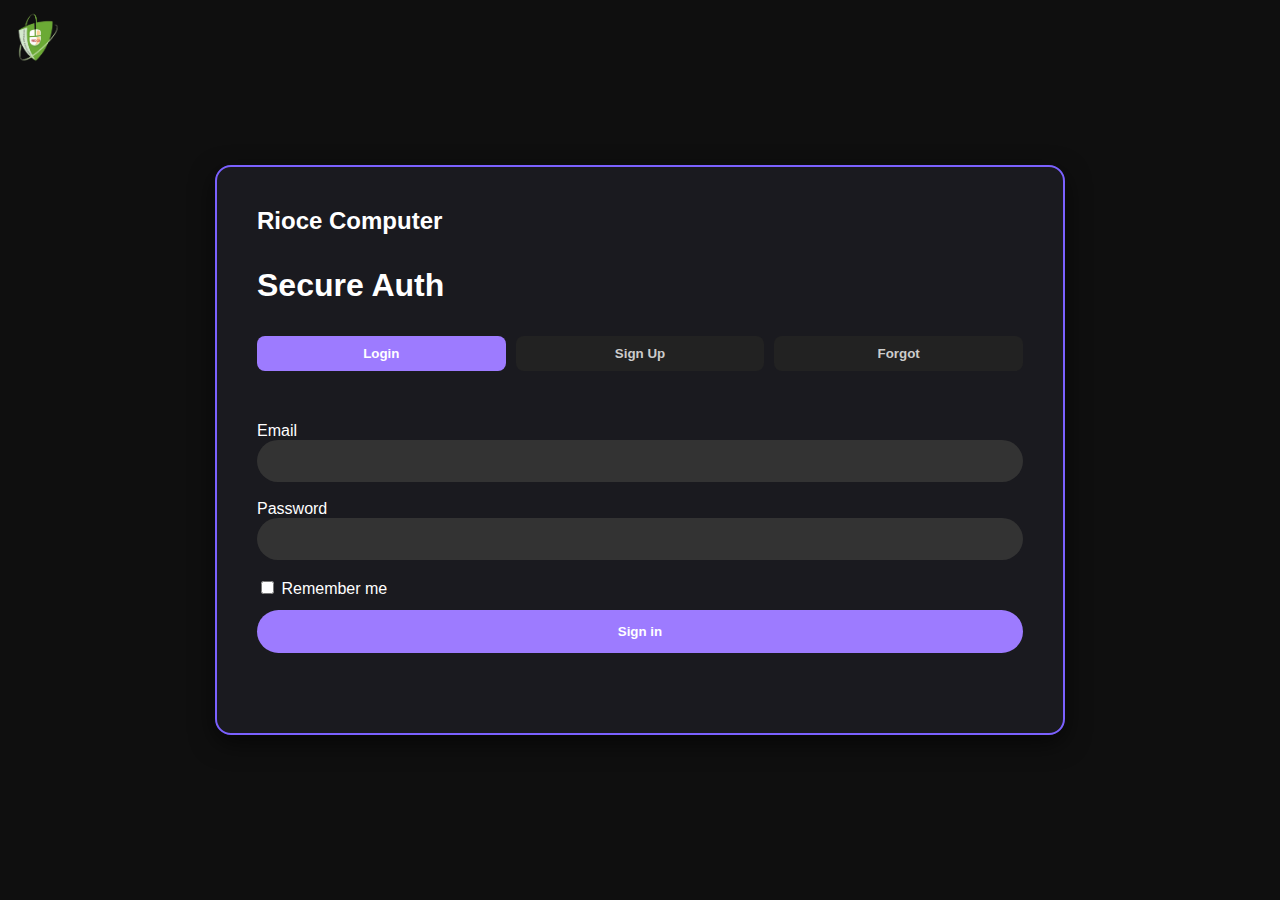
<file: index.html>
<!doctype html>
<html lang="en">
<head>
  <meta charset="utf-8" />
  <meta name="viewport" content="width=device-width,initial-scale=1" />
  <script src="https://accounts.google.com/gsi/client" async defer></script>
  <script src="script.js"></script>
  <link rel="stylesheet" href="login-style.css">
  <title>Rioce Computer studies • Secure</title>
  <style>
    
	</style>
</head>
<body>
  	<img src="Rioce-image.png" alt="Rioce Logo" class="logo"/>
    <main class="wrap">
    <section class="card">
      <h2>Rioce Computer</h2>
      <h1>Secure Auth</h1>
      <!-- Tabs -->
      <div class="tabs">
        <button id="tab-login" class="tab active">Login</button>
        <button id="tab-signup" class="tab">Sign Up</button>
        <button id="tab-forgot" class="tab">Forgot</button>
      </div>

      <!-- Panels -->
      <div id="panel-login" class="panel active">
        <label class="field">
          <span>Email</span>
          <input id="login-email" type="email" required />
          <small id="login-email-err" class="error"></small>
        </label>
        <label class="field">
          <span>Password</span>
          <input id="login-pass" type="password" required />
          <small id="login-pass-err" class="error"></small>
        </label>
        <label><input id="login-remember" type="checkbox" /> Remember me</label>
        <button id="login-submit" class="btn">Sign in</button>
      </div>

      <div id="panel-signup" class="panel">
        <label class="field">
          <span>Full name</span>
          <input id="signup-name" type="text" required />
          <small id="signup-name-err" class="error"></small>
        </label>
        <label class="field">
          <span>Email</span>
          <input id="signup-email" type="email" required />
          <small id="signup-email-err" class="error"></small>
        </label>
        <label class="field">
          <span>Password</span>
          <input id="signup-pass" type="password" required />
          <small id="signup-pass-err" class="error"></small>
        </label>
        <label class="field">
          <span>Confirm Password</span>
          <input id="signup-confirm" type="password" required />
          <small id="signup-confirm-err" class="error"></small>
        </label>
        <label><input id="signup-terms" type="checkbox" /> Accept Terms</label>
        <small id="signup-terms-err" class="error"></small>
        <button id="signup-submit" class="btn">Create Account</button>
      </div>

      <div id="panel-forgot" class="panel">
        <label class="field">
          <span>Email</span>
          <input id="forgot-email" type="email" required />
          <small id="forgot-email-err" class="error"></small>
        </label>
        <button id="forgot-submit" class="btn">Send reset link</button>
      </div>

      <!-- Google -->
      <div id="g_id_onload"
       data-client_id="365187084872-ue28gbnv1fam5n9g0g5ausg9ct12c5fo.apps.googleusercontent.com"
       data-callback="handleCredentialResponse"></div>
      <div class="g_id_signin" data-type="standard"></div>

    </section>
  </main>
  

  <div id="toast"></div>
<script>
  // --- Toast Helper (only one function) ---
  function toast(msg){ 
    const t=document.getElementById('toast'); 
    t.textContent=msg; 
    t.className='toast'; 
    setTimeout(()=>t.textContent='',3000); 
  }

  // --- Google Login Handler ---
  function handleCredentialResponse(res) {
    fetch('/verify-token', {
      method: 'POST',
      headers: { 'Content-Type': 'application/json' },
      body: JSON.stringify({ id_token: res.credential })
    })
    .then(r => r.json())
    .then(d => {
      if (d && d.email) {
        let users = JSON.parse(localStorage.getItem("users")||"[]");
        let existing = users.find(u=>u.email===d.email);
        if (!existing) {
          let user = { name: d.name || "Google User", email: d.email, pass: "google_oauth" };
          users.push(user);
          localStorage.setItem("users", JSON.stringify(users));
        }
        localStorage.setItem("currentUser", JSON.stringify(d));
        toast("Google login success! Redirecting...");
        setTimeout(()=>window.location="dashboard-User.html",1000);
      } else {
        toast("Google login failed!");
      }
    });
  }

document.addEventListener('DOMContentLoaded', () => {
  const tabs = {
    login: document.getElementById('tab-login'),
    signup: document.getElementById('tab-signup'),
    forgot: document.getElementById('tab-forgot')
  };
  const panels = {
    login: document.getElementById('panel-login'),
    signup: document.getElementById('panel-signup'),
    forgot: document.getElementById('panel-forgot')
  };

  function switchTo(name){
    Object.values(tabs).forEach(b=>b.classList.remove('active'));
    Object.values(panels).forEach(p=>p.classList.remove('active'));
    tabs[name].classList.add('active');
    panels[name].classList.add('active');
  }
  tabs.login.onclick=()=>switchTo('login');
  tabs.signup.onclick=()=>switchTo('signup');
  tabs.forgot.onclick=()=>switchTo('forgot');

  // Storage helpers
  function saveUser(user){
    let users = JSON.parse(localStorage.getItem("users")||"[]");
    users.push(user);
    localStorage.setItem("users", JSON.stringify(users));
  }
  function findUser(email){
    let users = JSON.parse(localStorage.getItem("users")||"[]");
    return users.find(u=>u.email===email);
  }

  // --- User Signup ---
  document.getElementById('signup-submit').onclick=()=>{
    let name=document.getElementById('signup-name').value.trim();
    let email=document.getElementById('signup-email').value.trim();
    let pass=document.getElementById('signup-pass').value;
    let confirm=document.getElementById('signup-confirm').value;
    let terms=document.getElementById('signup-terms').checked;
    if(name.length<2) return toast("Enter full name");
    if(pass!==confirm) return toast("Passwords do not match");
    if(!terms) return toast("Accept terms first");

    let finalEmail=email;
    while(findUser(finalEmail)) {
      let rand=Math.floor(Math.random()*1000);
      finalEmail=email.replace("@","+"+rand+"@");
    }

    saveUser({name,email:finalEmail,pass});
    toast("Account created with email: "+finalEmail);
    switchTo('login');
  };

  // --- User Login ---
  document.getElementById('login-submit').onclick=()=>{
    let email=document.getElementById('login-email').value.trim();
    let pass=document.getElementById('login-pass').value;
    let remember=document.getElementById('login-remember').checked;
    let user=findUser(email);
    if(!user) return toast("User not found");
    if(user.pass!==pass) return toast("Wrong password");
    toast("Login successful!");
    if(remember) localStorage.setItem("currentUser", JSON.stringify(user));
    setTimeout(()=>window.location="dashboard-User.html",1000);
  };

  // --- Forgot ---
  document.getElementById('forgot-submit').onclick=()=>{
    let email=document.getElementById('forgot-email').value.trim();
    let user=findUser(email);
    if(!user) return toast("Email not registered");
    toast("Reset link sent (mock)");
  };

  // --- Auto-login ---
  let saved=localStorage.getItem("currentUser");
  if(saved){
    let u=JSON.parse(saved);
    toast("Welcome back, "+(u.name||"User"));
    setTimeout(()=>window.location="dashboard-User.html",1000);
  }
});
</script>
</body>
</html>
</file>
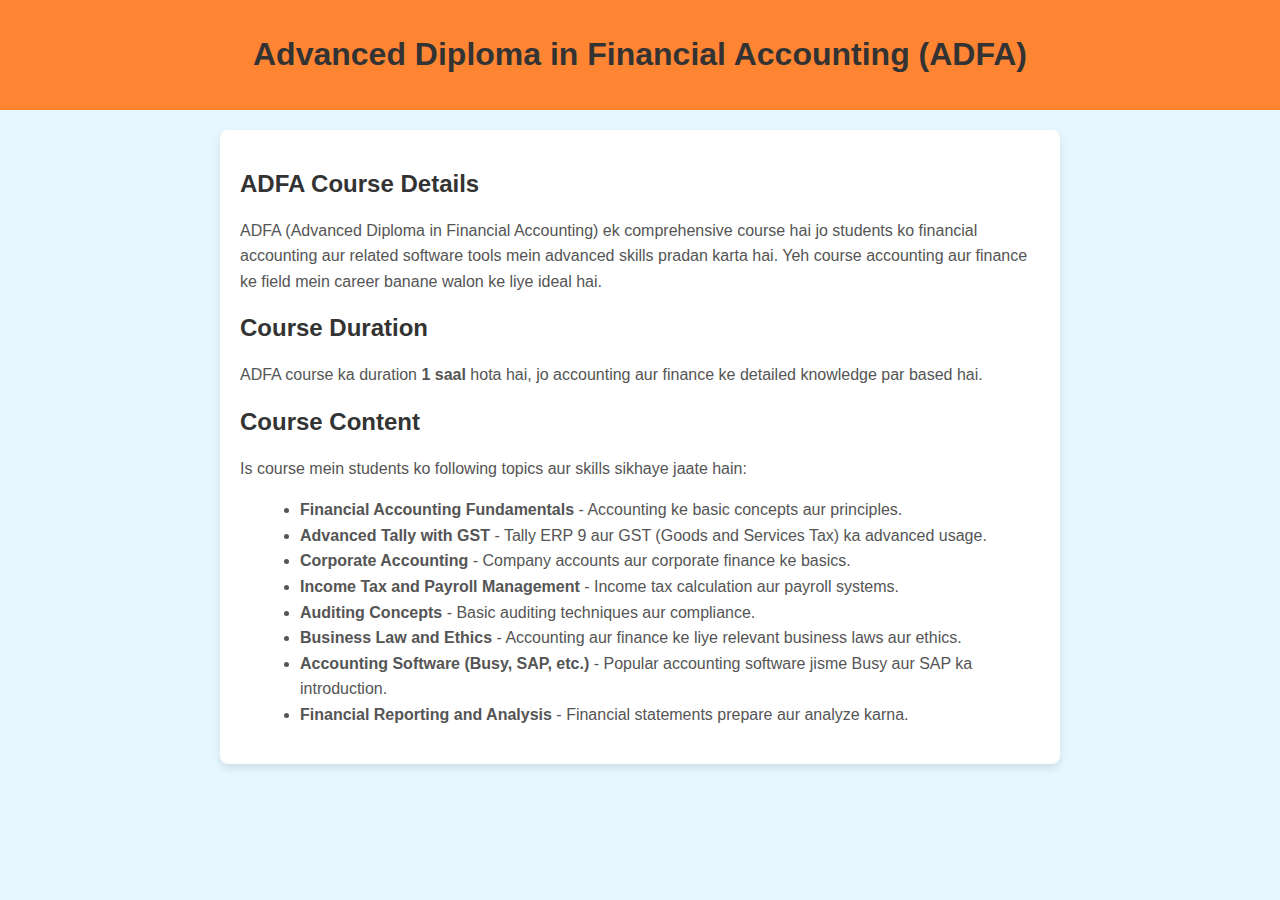
<file: ADFA.html>
<meta name='viewport' content='width=device-width, initial-scale=1'/><!DOCTYPE html>
<html lang="en">
<head>
    <meta charset="UTF-8">
    <meta name="viewport" content="width=device-width, initial-scale=1.0">
    <script src="script.js"></script>
    <title>ADFA - Advanced Diploma in Financial Accounting</title>
    <style>
        body {
            font-family: Arial, sans-serif;
            background-color: #e6f7ff;
            margin: 0;
            padding: 0;
        }

        header {
            background-color: #ff8533;
            color: white;
            padding: 15px;
            text-align: center;
        }

        .container {
            max-width: 800px;
            margin: 20px auto;
            padding: 20px;
            background-color: #fff;
            box-shadow: 0 4px 8px rgba(0, 0, 0, 0.1);
            border-radius: 8px;
        }

        h1, h2 {
            color: #333;
        }

        p, li {
            color: #555;
            line-height: 1.6;
        }

        ul {
            list-style-type: disc;
            margin-left: 20px;
        }
    </style>
</head>
<body>

<header>
    <h1>Advanced Diploma in Financial Accounting (ADFA)</h1>
</header>

<div class="container">
    <h2>ADFA Course Details</h2>
    <p>ADFA (Advanced Diploma in Financial Accounting) ek comprehensive course hai jo students ko financial accounting aur related software tools mein advanced skills pradan karta hai. Yeh course accounting aur finance ke field mein career banane walon ke liye ideal hai.</p>

    <h2>Course Duration</h2>
    <p>ADFA course ka duration <strong>1 saal</strong> hota hai, jo accounting aur finance ke detailed knowledge par based hai.</p>

    <h2>Course Content</h2>
    <p>Is course mein students ko following topics aur skills sikhaye jaate hain:</p>
    <ul>
        <li><strong>Financial Accounting Fundamentals</strong> - Accounting ke basic concepts aur principles.</li>
        <li><strong>Advanced Tally with GST</strong> - Tally ERP 9 aur GST (Goods and Services Tax) ka advanced usage.</li>
        <li><strong>Corporate Accounting</strong> - Company accounts aur corporate finance ke basics.</li>
        <li><strong>Income Tax and Payroll Management</strong> - Income tax calculation aur payroll systems.</li>
        <li><strong>Auditing Concepts</strong> - Basic auditing techniques aur compliance.</li>
        <li><strong>Business Law and Ethics</strong> - Accounting aur finance ke liye relevant business laws aur ethics.</li>
        <li><strong>Accounting Software (Busy, SAP, etc.)</strong> - Popular accounting software jisme Busy aur SAP ka introduction.</li>
        <li><strong>Financial Reporting and Analysis</strong> - Financial statements prepare aur analyze karna.</li>
    </ul>
</div>
</body>
</html>
</file>
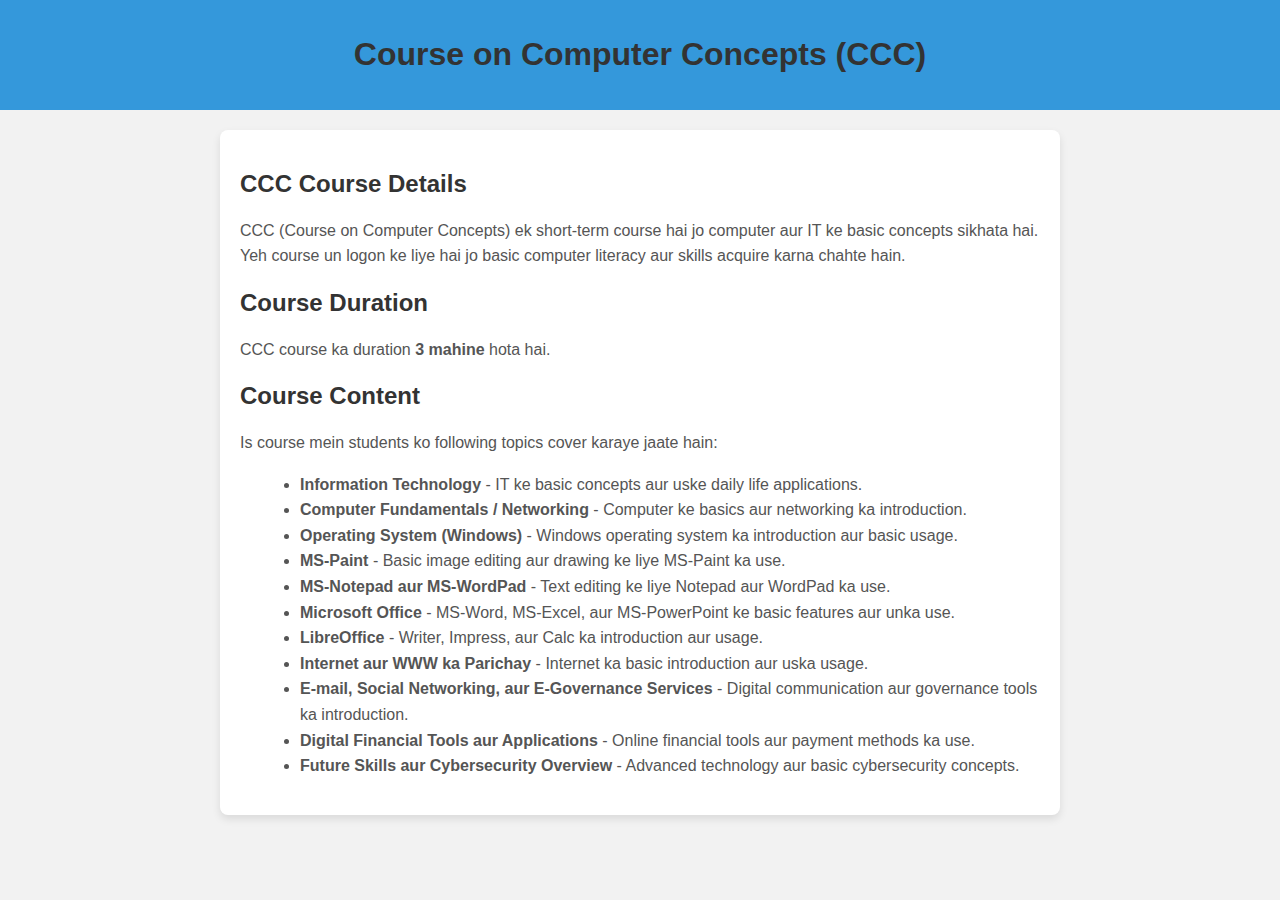
<file: CCC.html>
<!DOCTYPE html>
<html lang="en">
<head>
    <meta charset="UTF-8">
    <meta name="viewport" content="width=device-width, initial-scale=1.0">
    <script src="script.js"></script>
    <title>CCC - Course on Computer Concepts</title>
    <style>
        body {
            font-family: Arial, sans-serif;
            background-color: #f2f2f2;
            margin: 0;
            padding: 0;
        }

        header {
            background-color: #3498db;
            color: white;
            padding: 15px;
            text-align: center;
        }

        .container {
            max-width: 800px;
            margin: 20px auto;
            padding: 20px;
            background-color: #fff;
            box-shadow: 0 4px 8px rgba(0, 0, 0, 0.1);
            border-radius: 8px;
        }

        h1, h2 {
            color: #333;
        }

        p, li {
            color: #555;
            line-height: 1.6;
        }

        ul {
            list-style-type: disc;
            margin-left: 20px;
        }
    </style>
</head>
<body>

<header>
    <h1>Course on Computer Concepts (CCC)</h1>
</header>

<div class="container">
    <h2>CCC Course Details</h2>
    <p>CCC (Course on Computer Concepts) ek short-term course hai jo computer aur IT ke basic concepts sikhata hai. Yeh course un logon ke liye hai jo basic computer literacy aur skills acquire karna chahte hain.</p>

    <h2>Course Duration</h2>
    <p>CCC course ka duration <strong>3 mahine</strong> hota hai.</p>

    <h2>Course Content</h2>
    <p>Is course mein students ko following topics cover karaye jaate hain:</p>
    <ul>
        <li><strong>Information Technology</strong> - IT ke basic concepts aur uske daily life applications.</li>
        <li><strong>Computer Fundamentals / Networking</strong> - Computer ke basics aur networking ka introduction.</li>
        <li><strong>Operating System (Windows)</strong> - Windows operating system ka introduction aur basic usage.</li>
        <li><strong>MS-Paint</strong> - Basic image editing aur drawing ke liye MS-Paint ka use.</li>
        <li><strong>MS-Notepad aur MS-WordPad</strong> - Text editing ke liye Notepad aur WordPad ka use.</li>
        <li><strong>Microsoft Office</strong> - MS-Word, MS-Excel, aur MS-PowerPoint ke basic features aur unka use.</li>
        <li><strong>LibreOffice</strong> - Writer, Impress, aur Calc ka introduction aur usage.</li>
        <li><strong>Internet aur WWW ka Parichay</strong> - Internet ka basic introduction aur uska usage.</li>
        <li><strong>E-mail, Social Networking, aur E-Governance Services</strong> - Digital communication aur governance tools ka introduction.</li>
        <li><strong>Digital Financial Tools aur Applications</strong> - Online financial tools aur payment methods ka use.</li>
        <li><strong>Future Skills aur Cybersecurity Overview</strong> - Advanced technology aur basic cybersecurity concepts.</li>
    </ul>
</div>

</body>
</html>
</file>
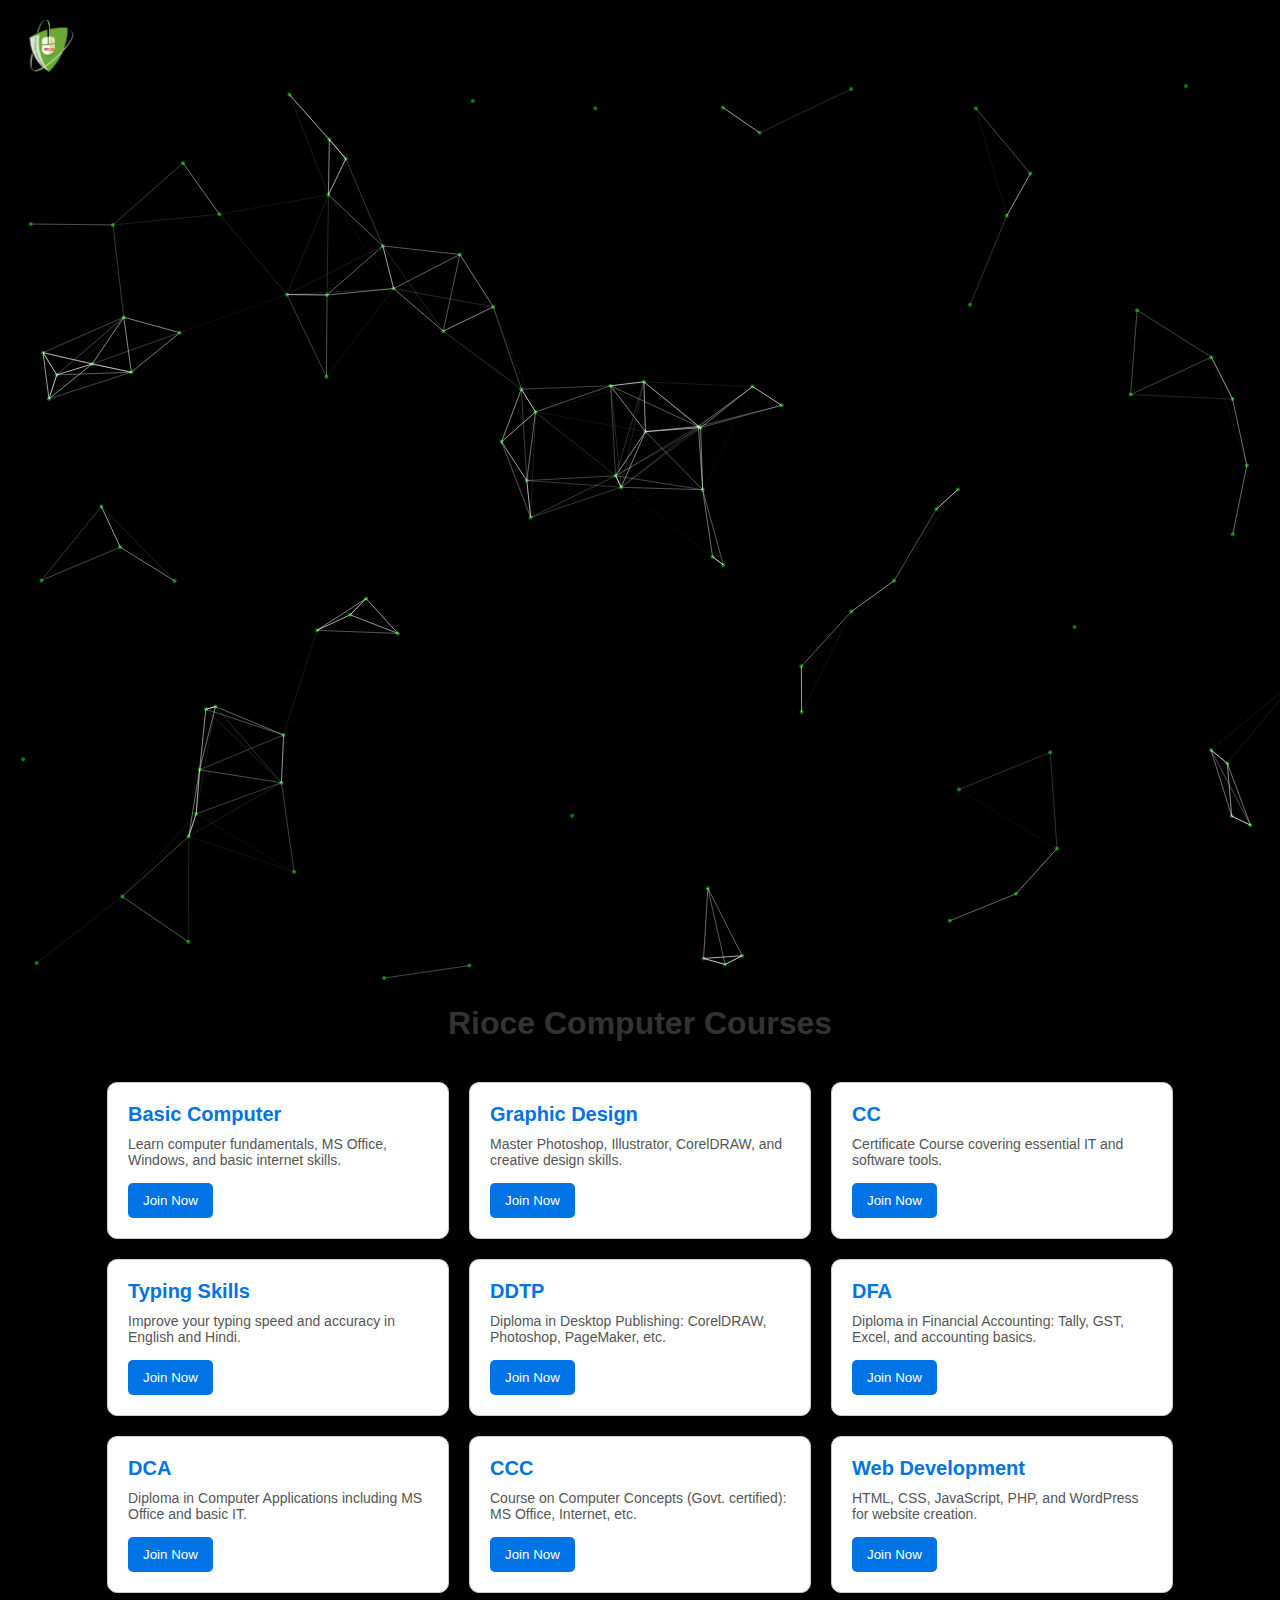
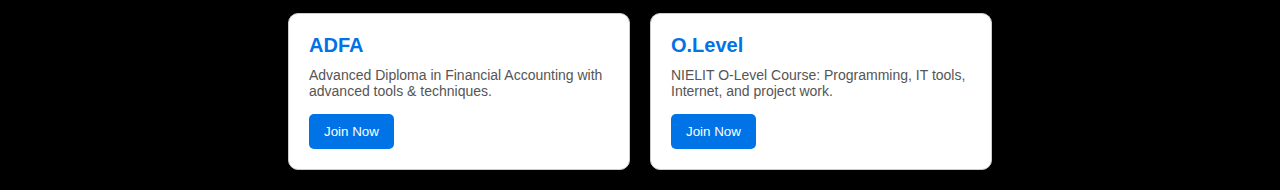
<file: courses.html>
<!DOCTYPE html>
<html lang="en">
<head>
  <meta charset="UTF-8">
  <meta name="viewport" content="width=device-width, initial-scale=1">
  <script src="script.js"></script>
  <title>Rioce Computer Courses</title>
  <style>
    body {font-family: Arial, sans-serif;background-color: #eef2f7;margin: 0;padding: 20px}
    h1 {text-align: center;color: #333;margin-bottom: 40px}
    .courses-container {display: flex;flex-wrap: wrap;justify-content: center;gap: 20px}
    .course-card {background-color: #fff;border: 1px solid #ccc;border-radius: 10px;width: 300px;padding: 20px;box-shadow: 0 2px 8px rgba(0, 0, 0, 0.1);transition: transform 0.2s}
    .course-card:hover {transform: translateY(-5px);}
    .course-title {font-size: 20px;font-weight: bold;margin-bottom: 10px;color: #0073e6}
    .course-description {font-size: 14px;color: #555;margin-bottom: 15px}
    .course-card button {padding: 10px 15px;background-color: #0073e6;color: white;border: none;border-radius: 5px;cursor: pointer}
    .course-card button:hover {background-color: #005bb5}  
    body {margin: 0;background: black;overflow: auto;color: white;font-family: Arial, sans-seri}
    .form-container {position: absolute;top: 20px;left: 50%;transform: translateX(-50%);background: rgba(0,0,0,0.7);padding: 15px;border-radius: 10px;text-align: center;z-index: 100;border: 1px solid whit}
    .form-container input, .form-container button {padding: 8px;margin: 5px;border: none;border-radius: 5p}
    .form-container button {background: #ff6600;color: white;cursor: pointe}
    .logo{width:56px; height:56px; object-fit:cover; border-radius:10px;}
  </style>
</head>
<body>
    <img src="Rioce-image.png" alt="Rioce Logo" class="logo" />
  <canvas id="spiderweb"></canvas>
  <h1>Rioce Computer Courses</h1>

  <div class="courses-container">

    <div class="course-card">
      <div class="course-title">Basic Computer</div>
      <div class="course-description">Learn computer fundamentals, MS Office, Windows, and basic internet skills.</div>
      <a href = "#"><button onclick="joinCourse('Basic Computer')">Join Now</button></a>
    </div>

    <div class="course-card">
      <div class="course-title">Graphic Design</div>
      <div class="course-description">Master Photoshop, Illustrator, CorelDRAW, and creative design skills.</div>
      <a href="#"><button onclick="joinCourse('Graphic Design')">Join Now</button></a>
    </div>

    <div class="course-card">
      <div class="course-title">CC</div>
      <div class="course-description">Certificate Course covering essential IT and software tools.</div>
      <button onclick="joinCourse('CC')">Join Now</button>
    </div>

    <div class="course-card">
      <div class="course-title">Typing Skills</div>
      <div class="course-description">Improve your typing speed and accuracy in English and Hindi.</div>
      <a href="TYPING.html"><button onclick="joinCourse('Typing Skills')">Join Now</button></a>
    </div>

    <div class="course-card">
      <div class="course-title">DDTP</div>
      <div class="course-description">Diploma in Desktop Publishing: CorelDRAW, Photoshop, PageMaker, etc.</div>
      <button onclick="joinCourse('DDTP')">Join Now</button>
    </div>

    <div class="course-card">
      <div class="course-title">DFA</div>
      <div class="course-description">Diploma in Financial Accounting: Tally, GST, Excel, and accounting basics.</div>
      <a href="DFA.html"><button onclick="joinCourse('DFA')">Join Now</button></a>
    </div>

    <div class="course-card">
      <div class="course-title">DCA</div>
      <div class="course-description">Diploma in Computer Applications including MS Office and basic IT.</div>
      <a href="DCA.html"><button onclick="joinCourse('DCA')">Join Now</button></a>
    </div>

    <div class="course-card">
      <div class="course-title">CCC</div>
      <div class="course-description">Course on Computer Concepts (Govt. certified): MS Office, Internet, etc.</div>
      <a href="CCC.html"><button onclick="joinCourse('CCC')">Join Now</button></a>
    </div>

    <div class="course-card">
      <div class="course-title">Web Development</div>
      <div class="course-description">HTML, CSS, JavaScript, PHP, and WordPress for website creation.</div>
      <button onclick="joinCourse('Web Development')">Join Now</button>
    </div>

    <div class="course-card">
      <div class="course-title">ADFA</div>
      <div class="course-description">Advanced Diploma in Financial Accounting with advanced tools & techniques.</div>
      <a href="ADFA.html"><button onclick="joinCourse('ADFA')">Join Now</button></a>
    </div>

    <div class="course-card">
      <div class="course-title">O.Level</div>
      <div class="course-description">NIELIT O-Level Course: Programming, IT tools, Internet, and project work.</div>
      <a href="O.LEVEL.html"><button onclick="joinCourse('O.Level')">Join Now</button></a>
    </div>

  </div>
  <script>
    const canvas = document.getElementById("spiderweb");
const ctx = canvas.getContext("2d");
canvas.width = window.innerWidth;
canvas.height = window.innerHeight;

let particles = [];
const numParticles = 100;

// Create particles
for (let i = 0; i < numParticles; i++) {
    particles.push({
        x: Math.random() * canvas.width,
        y: Math.random() * canvas.height,
        vx: (Math.random() - 0.5) * 0.5,
        vy: (Math.random() - 0.5) * 0.5
    });
}

// Draw loop
function draw() {
    ctx.clearRect(0, 0, canvas.width, canvas.height);
    ctx.fillStyle = "green";

    // Draw particles
    for (let i = 0; i < numParticles; i++) {
        const p = particles[i];
        ctx.beginPath();
        ctx.arc(p.x, p.y, 2, 0, Math.PI * 2);
        ctx.fill();
    }

    // Draw lines (spider web effect)
    for (let i = 0; i < numParticles; i++) {
        for (let j = i + 1; j < numParticles; j++) {
            const p1 = particles[i];
            const p2 = particles[j];
            const dist = Math.sqrt((p1.x - p2.x) ** 2 + (p1.y - p2.y) ** 2);
            if (dist < 120) { // link distance fixed (no UI)
                ctx.strokeStyle = `rgba(255,255,255,${1 - dist / 120})`;
                ctx.beginPath();
                ctx.moveTo(p1.x, p1.y);
                ctx.lineTo(p2.x, p2.y);
                ctx.stroke();
            }
        }
    }

    // Move particles
    for (let i = 0; i < numParticles; i++) {
        const p = particles[i];
        p.x += p.vx;
        p.y += p.vy;
        if (p.x < 0 || p.x > canvas.width) p.vx *= -1;
        if (p.y < 0 || p.y > canvas.height) p.vy *= -1;
    }

    requestAnimationFrame(draw);
}
draw();
</script>
</body>
</html>
</file>
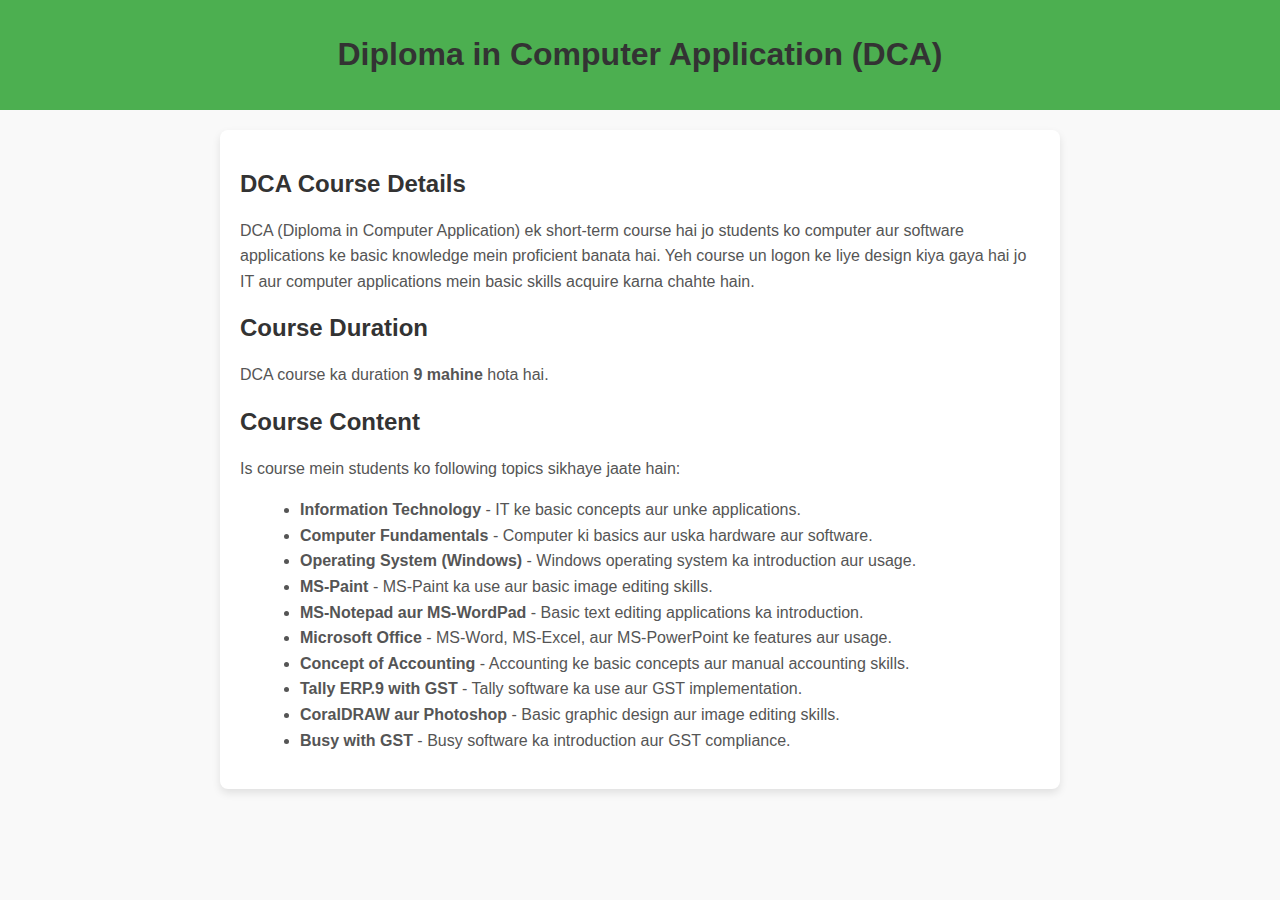
<file: DCA.html>
<!DOCTYPE html>
<html lang="en">
<head>
    <meta charset="UTF-8">
    <meta name="viewport" content="width=device-width, initial-scale=1.0">
    <script src="script.js"></script>
    <title>DCA - Diploma in Computer Application</title>
    <style>
        body {
            font-family: Arial, sans-serif;
            background-color: #f9f9f9;
            margin: 0;
            padding: 0;
        }

        header {
            background-color: #4CAF50;
            color: white;
            padding: 15px;
            text-align: center;
        }

        .container {
            max-width: 800px;
            margin: 20px auto;
            padding: 20px;
            background-color: #fff;
            box-shadow: 0 4px 8px rgba(0, 0, 0, 0.1);
            border-radius: 8px;
        }

        h1, h2 {
            color: #333;
        }

        p, li {
            color: #555;
            line-height: 1.6;
        }

        ul {
            list-style-type: disc;
            margin-left: 20px;
        }
    </style>
</head>
<body>

<header>
    <h1>Diploma in Computer Application (DCA)</h1>
</header>

<div class="container">
    <h2>DCA Course Details</h2>
    <p>DCA (Diploma in Computer Application) ek short-term course hai jo students ko computer aur software applications ke basic knowledge mein proficient banata hai. Yeh course un logon ke liye design kiya gaya hai jo IT aur computer applications mein basic skills acquire karna chahte hain.</p>

    <h2>Course Duration</h2>
    <p>DCA course ka duration <strong>9 mahine</strong> hota hai.</p>

    <h2>Course Content</h2>
    <p>Is course mein students ko following topics sikhaye jaate hain:</p>
    <ul>
        <li><strong>Information Technology</strong> - IT ke basic concepts aur unke applications.</li>
        <li><strong>Computer Fundamentals</strong> - Computer ki basics aur uska hardware aur software.</li>
        <li><strong>Operating System (Windows)</strong> - Windows operating system ka introduction aur usage.</li>
        <li><strong>MS-Paint</strong> - MS-Paint ka use aur basic image editing skills.</li>
        <li><strong>MS-Notepad aur MS-WordPad</strong> - Basic text editing applications ka introduction.</li>
        <li><strong>Microsoft Office</strong> - MS-Word, MS-Excel, aur MS-PowerPoint ke features aur usage.</li>
        <li><strong>Concept of Accounting</strong> - Accounting ke basic concepts aur manual accounting skills.</li>
        <li><strong>Tally ERP.9 with GST</strong> - Tally software ka use aur GST implementation.</li>
        <li><strong>CoralDRAW aur Photoshop</strong> - Basic graphic design aur image editing skills.</li>
        <li><strong>Busy with GST</strong> - Busy software ka introduction aur GST compliance.</li>
    </ul>
</div>

</body>
</html>
</file>
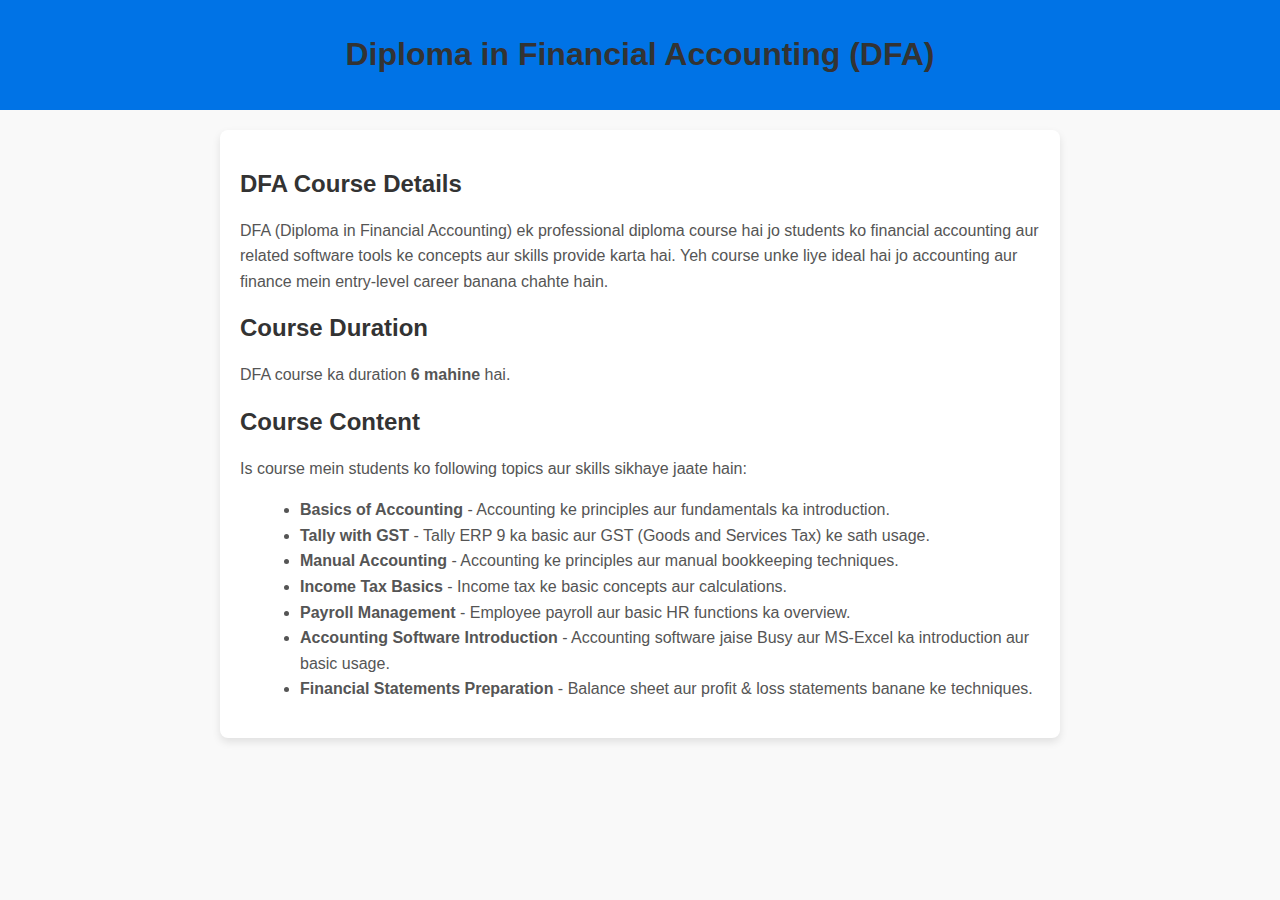
<file: DFA.html>
<meta name='viewport' content='width=device-width, initial-scale=1'/><!DOCTYPE html>
<html lang="en">
<head>
    <meta charset="UTF-8">
    <meta name="viewport" content="width=device-width, initial-scale=1.0">
    <script src="script.js"></script>
    <title>DFA - Diploma in Financial Accounting</title>
    <style>
        body {
            font-family: Arial, sans-serif;
            background-color: #f9f9f9;
            margin: 0;
            padding: 0;
        }

        header {
            background-color: #0073e6;
            color: white;
            padding: 15px;
            text-align: center;
        }

        .container {
            max-width: 800px;
            margin: 20px auto;
            padding: 20px;
            background-color: #fff;
            box-shadow: 0 4px 8px rgba(0, 0, 0, 0.1);
            border-radius: 8px;
        }

        h1, h2 {
            color: #333;
        }

        p, li {
            color: #555;
            line-height: 1.6;
        }

        ul {
            list-style-type: disc;
            margin-left: 20px;
        }
    </style>
</head>
<body>

<header>
    <h1>Diploma in Financial Accounting (DFA)</h1>
</header>

<div class="container">
    <h2>DFA Course Details</h2>
    <p>DFA (Diploma in Financial Accounting) ek professional diploma course hai jo students ko financial accounting aur related software tools ke concepts aur skills provide karta hai. Yeh course unke liye ideal hai jo accounting aur finance mein entry-level career banana chahte hain.</p>

    <h2>Course Duration</h2>
    <p>DFA course ka duration <strong>6 mahine</strong> hai.</p>

    <h2>Course Content</h2>
    <p>Is course mein students ko following topics aur skills sikhaye jaate hain:</p>
    <ul>
        <li><strong>Basics of Accounting</strong> - Accounting ke principles aur fundamentals ka introduction.</li>
        <li><strong>Tally with GST</strong> - Tally ERP 9 ka basic aur GST (Goods and Services Tax) ke sath usage.</li>
        <li><strong>Manual Accounting</strong> - Accounting ke principles aur manual bookkeeping techniques.</li>
        <li><strong>Income Tax Basics</strong> - Income tax ke basic concepts aur calculations.</li>
        <li><strong>Payroll Management</strong> - Employee payroll aur basic HR functions ka overview.</li>
        <li><strong>Accounting Software Introduction</strong> - Accounting software jaise Busy aur MS-Excel ka introduction aur basic usage.</li>
        <li><strong>Financial Statements Preparation</strong> - Balance sheet aur profit & loss statements banane ke techniques.</li>
    </ul>
</div>

</body>
</html>
</file>
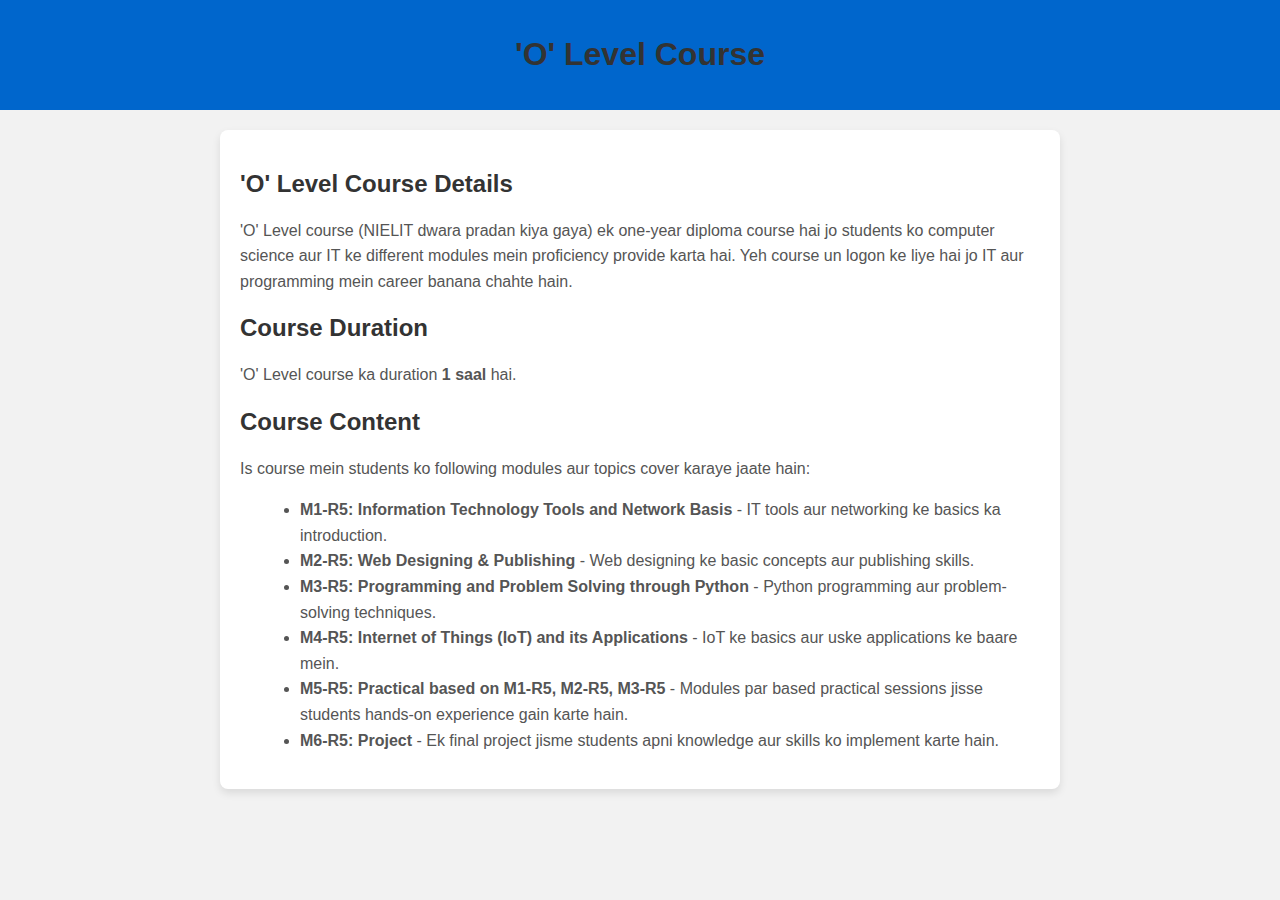
<file: O.LEVEL.html>
<!DOCTYPE html>
<html lang="en">
<head>
    <meta charset="UTF-8">
    <meta name="viewport" content="width=device-width, initial-scale=1.0">
    <script src="script.js"></script>
    <title>O Level Course</title>
    <style>
        body {
            font-family: Arial, sans-serif;
            background-color: #f2f2f2;
            margin: 0;
            padding: 0;
        }

        header {
            background-color: #0066cc;
            color: white;
            padding: 15px;
            text-align: center;
        }

        .container {
            max-width: 800px;
            margin: 20px auto;
            padding: 20px;
            background-color: #fff;
            box-shadow: 0 4px 8px rgba(0, 0, 0, 0.1);
            border-radius: 8px;
        }

        h1, h2 {
            color: #333;
        }

        p, li {
            color: #555;
            line-height: 1.6;
        }

        ul {
            list-style-type: disc;
            margin-left: 20px;
        }
    </style>
</head>
<body>

<header>
    <h1>'O' Level Course</h1>
</header>

<div class="container">
    <h2>'O' Level Course Details</h2>
    <p>'O' Level course (NIELIT dwara pradan kiya gaya) ek one-year diploma course hai jo students ko computer science aur IT ke different modules mein proficiency provide karta hai. Yeh course un logon ke liye hai jo IT aur programming mein career banana chahte hain.</p>

    <h2>Course Duration</h2>
    <p>'O' Level course ka duration <strong>1 saal</strong> hai.</p>

    <h2>Course Content</h2>
    <p>Is course mein students ko following modules aur topics cover karaye jaate hain:</p>
    <ul>
        <li><strong>M1-R5: Information Technology Tools and Network Basis</strong> - IT tools aur networking ke basics ka introduction.</li>
        <li><strong>M2-R5: Web Designing & Publishing</strong> - Web designing ke basic concepts aur publishing skills.</li>
        <li><strong>M3-R5: Programming and Problem Solving through Python</strong> - Python programming aur problem-solving techniques.</li>
        <li><strong>M4-R5: Internet of Things (IoT) and its Applications</strong> - IoT ke basics aur uske applications ke baare mein.</li>
        <li><strong>M5-R5: Practical based on M1-R5, M2-R5, M3-R5</strong> - Modules par based practical sessions jisse students hands-on experience gain karte hain.</li>
        <li><strong>M6-R5: Project</strong> - Ek final project jisme students apni knowledge aur skills ko implement karte hain.</li>
    </ul>
</div>

</body>
</html>
</file>
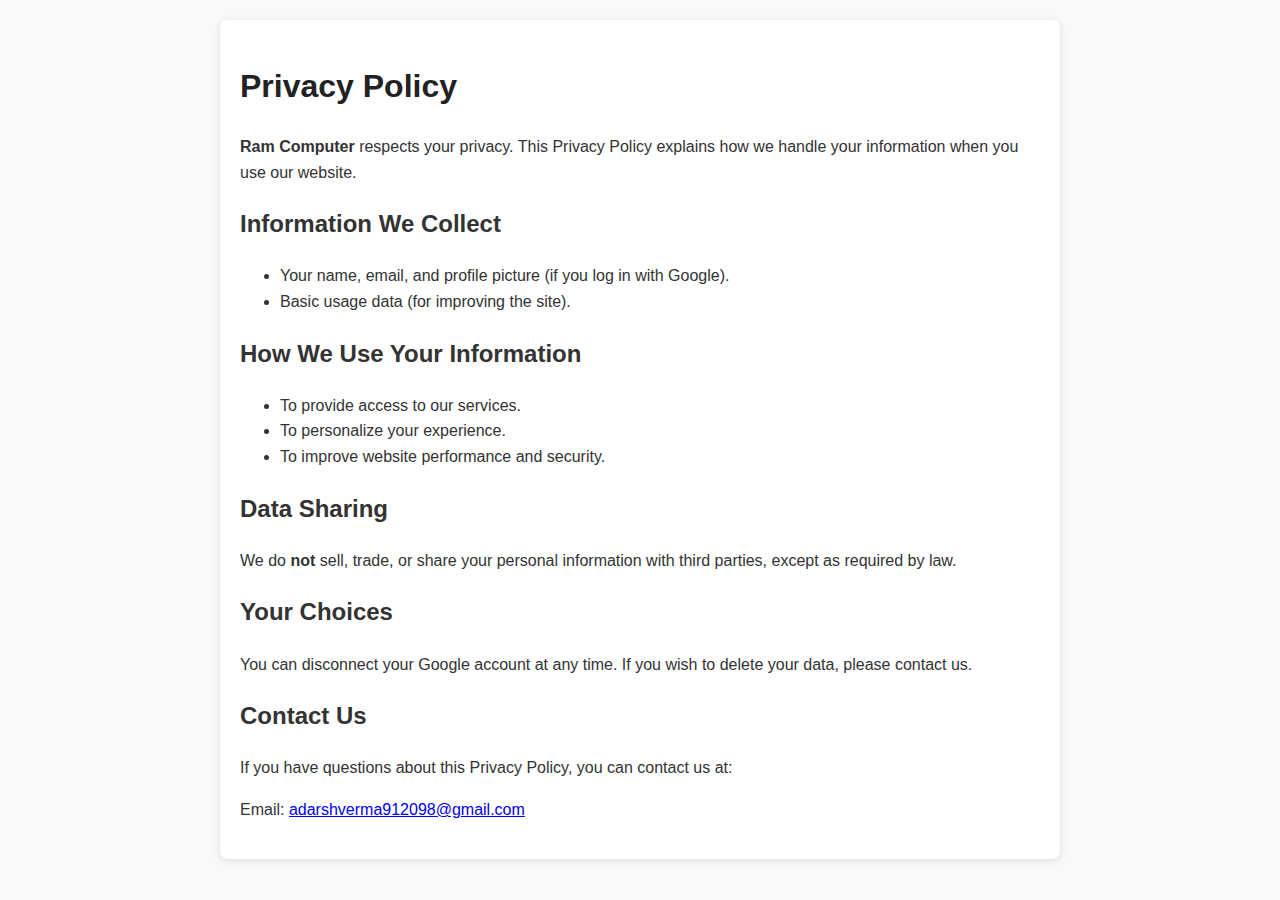
<file: privacy.html>
<!DOCTYPE html>
<html lang="en">
<head>
  <meta charset="UTF-8">
  <meta name="viewport" content="width=device-width, initial-scale=1.0">
  <title>Privacy Policy - Ram Computer</title>
  <style>
    body {
      font-family: Arial, sans-serif;
      line-height: 1.6;
      margin: 0;
      padding: 20px;
      background: #f9f9f9;
      color: #333;
    }
    h1 {
      color: #222;
    }
    .container {
      max-width: 800px;
      margin: auto;
      background: #fff;
      padding: 20px;
      border-radius: 8px;
      box-shadow: 0 2px 8px rgba(0,0,0,0.1);
    }
  </style>
</head>
<body>
  <div class="container">
    <h1>Privacy Policy</h1>
    <p><strong>Ram Computer</strong> respects your privacy. This Privacy Policy explains how we handle your information when you use our website.</p>

    <h2>Information We Collect</h2>
    <ul>
      <li>Your name, email, and profile picture (if you log in with Google).</li>
      <li>Basic usage data (for improving the site).</li>
    </ul>

    <h2>How We Use Your Information</h2>
    <ul>
      <li>To provide access to our services.</li>
      <li>To personalize your experience.</li>
      <li>To improve website performance and security.</li>
    </ul>

    <h2>Data Sharing</h2>
    <p>We do <strong>not</strong> sell, trade, or share your personal information with third parties, except as required by law.</p>

    <h2>Your Choices</h2>
    <p>You can disconnect your Google account at any time. If you wish to delete your data, please contact us.</p>

    <h2>Contact Us</h2>
    <p>If you have questions about this Privacy Policy, you can contact us at:</p>
    <p>Email: <a href="mailto: ramriocecomputer@gmail.com">adarshverma912098@gmail.com</a></p>
  </div>
</body>
</html>
</file>
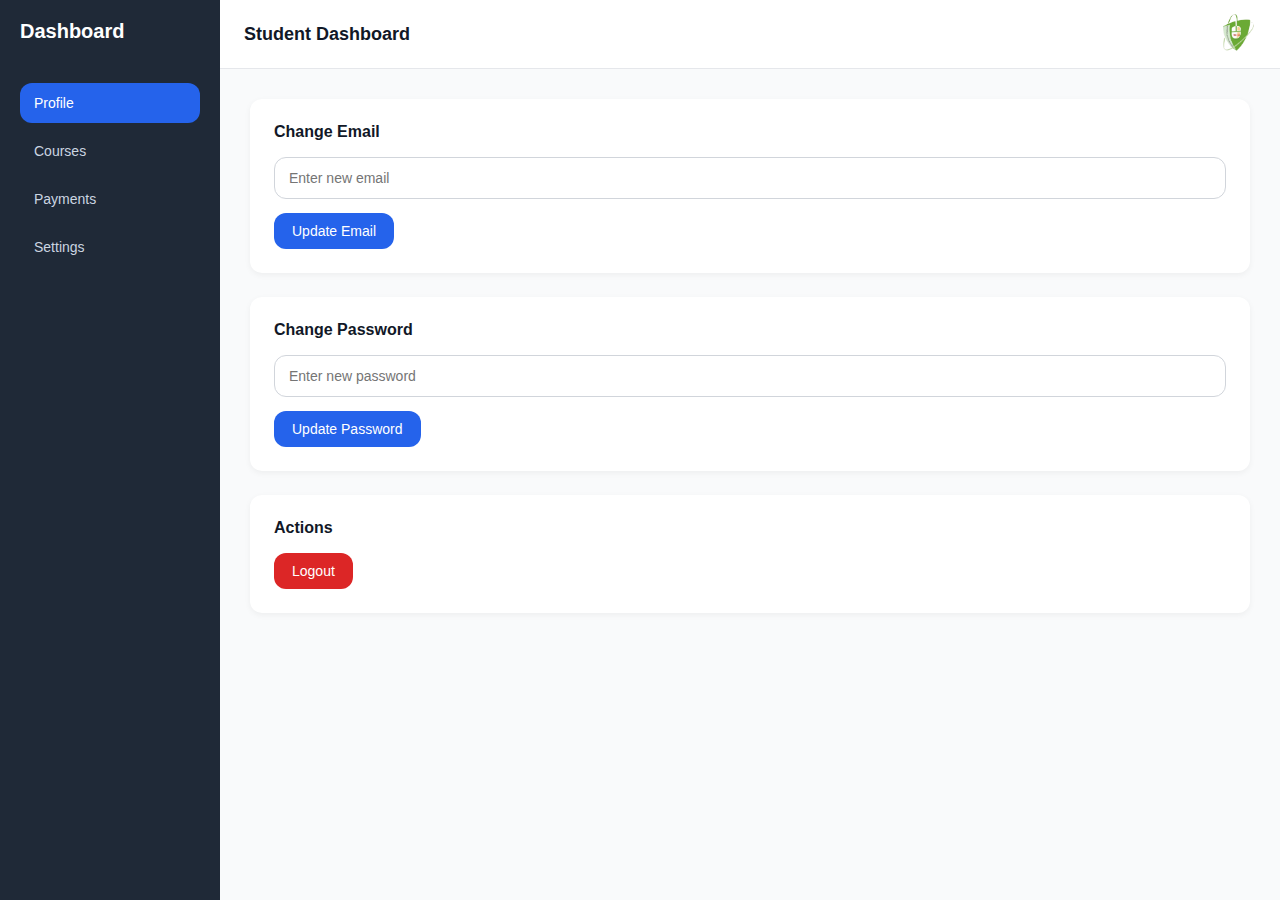
<file: Profile.html>
<!doctype html>
<html lang="en">
<head>
  <meta charset="utf-8">
  <meta http-equiv="X-UA-Compatible" content="ie=edge">
    <script src="script.js"></script>
  <title>Student Dashboard</title>
  <style>
    :root {
      --primary: #2563eb;
      --primary-dark: #1e40af;
      --bg: #f9fafb;
      --sidebar: #1f2937;
      --card: #ffffff;
      --text: #111827;
      --muted: #6b7280;
      --danger: #dc2626;
      --radius: 12px;
    }
    * { margin: 0; padding: 0; box-sizing: border-box; }
    body {
      font-family: "Inter", sans-serif;
      background: var(--bg);
      color: var(--text);
      display: flex;
      height: 100vh;
      overflow: hidden;
    }
    /* Sidebar */
    .sidebar {
      width: 220px;
      background: var(--sidebar);
      color: #fff;
      display: flex;
      flex-direction: column;
      padding: 20px;
    }
    .sidebar h2 {
      font-size: 20px;
      margin-bottom: 40px;
      font-weight: 600;
    }
    .sidebar a {
      text-decoration: none;
      color: #cbd5e1;
      display: block;
      padding: 12px 14px;
      border-radius: var(--radius);
      margin-bottom: 8px;
      font-size: 14px;
      transition: 0.25s;
    }
    
    .sidebar a:hover,
    .sidebar a.active {
      background: var(--primary);
      color: #fff;
    }
    /* Main */
    .main {
      flex: 1;
      display: flex;
      flex-direction: column;
    }
    /* Header */
    .header {
      background: #fff;
      padding: 14px 24px;
      border-bottom: 1px solid #e5e7eb;
      display: flex;
      justify-content: space-between;
      align-items: center;
    }
    .header .user-info {
      display: flex; align-items: center; gap: 12px;
    }
    .header img {
      width: 40px; height: 40px;
      border-radius: 50%; object-fit: cover;
    }
    /* Content */
    .content {
      flex: 1;
      overflow-y: auto;
      padding: 30px;
    }
    .card {
      background: var(--card);
      padding: 24px;
      border-radius: var(--radius);
      box-shadow: 0 2px 6px rgba(0,0,0,0.05);
      margin-bottom: 24px;
    }
    .card h3 {
      font-size: 16px;
      margin-bottom: 16px;
      font-weight: 600;
    }
    input {
      width: 100%;
      padding: 12px 14px;
      margin-bottom: 14px;
      border: 1px solid #d1d5db;
      border-radius: var(--radius);
      font-size: 14px;
    }
    input:focus {
      outline: none;
      border-color: var(--primary);
      box-shadow: 0 0 0 2px rgba(37,99,235,0.2);
    }
    .btn {
      padding: 10px 18px;
      border: none;
      border-radius: var(--radius);
      cursor: pointer;
      font-size: 14px;
      font-weight: 500;
      transition: 0.25s;
    }
    .btn-primary {
      background: var(--primary); color: #fff;
    }
    .btn-primary:hover { background: var(--primary-dark); }
    .btn-danger {
      background: var(--danger); color: #fff;
    }
    .btn-danger:hover { background: #b91c1c; }
    #student-course-wrapper-unique {
  margin: 20px auto;
  width: 320px;
  text-align: center;
  font-family: Arial, sans-serif;
  background: #f9f9f9;
  padding: 15px;
  border-radius: 10px;
  box-shadow: 0 2px 6px rgba(0,0,0,0.1);
}

  </style>
</head>
<body>
  <aside class="sidebar">
    <h2>Dashboard</h2>
    <a href="#" class="active">Profile</a>
    <a href="javascript:void(0)" onclick="toggleCourseSectionUnique()">Courses</a>
    <a href="payment.html">Payments</a>
    <a href="#setting">Settings</a>
  </aside>
  <div class="main">
    <main>
  <!-- Other sections -->
  
  <!-- Hidden Course Section -->
  <div id="student-course-wrapper-unique" style="display:none;">
    <div id="student-course-box-unique">
      <select id="student-course-select-unique">
        <option value="" disabled selected>Select your course</option>
        <option value="CCC">CCC</option>
        <option value="DCA">DCA</option>
        <option value="DFA">DFA</option>
        <option value="Typing Course">Typing Course</option>
        <option value="ADFA">ADFA</option>
        <option value="O.Level">O.Level</option>
        <option value="Other Course">Other Course</option>
      </select>
      <button id="student-course-save-btn-unique" onclick="saveStudentCourseUnique()">Save / Update Course</button>
    </div>

    <div id="student-course-display-unique" style="margin-top:10px; font-weight:bold; color:#007bff;"></div>
  </div>
</main>

    <div class="header">
      <h1 style="font-size:18px;">Student Dashboard</h1>
      <div class="user-info">
        <img id="profilePic" src="Rioce-image.png" alt="Profile">
        <input type="file" id="fileInput" accept="image/*" style="display:none" onclick="previewImage(event)">
      </div>
    </div>
    <div class="content">
      <div class="card">
        <h3>Change Email</h3>
        <input type="email" id="newEmail" placeholder="Enter new email">
        <button class="btn btn-primary" onclick="changeEmail()">Update Email</button>
      </div>
      <div class="card">
        <h3>Change Password</h3>
        <input type="password" id="newPassword" placeholder="Enter new password">
        <button class="btn btn-primary" onclick="changePassword()">Update Password</button>
      </div>
      <div class="card">
        <h3>Actions</h3>
        <button class="btn btn-danger" onclick="logout()">Logout</button>
        </div>
    </div>
  </div>

<script>
  let  = JSON.parse(localStorage.getItem("currentUser") || "{}");

  if (!u.name) { window.location = "index.html"; }
  else {
    document.getElementById("username").textContent = u.name;
    loadProfilePic();
  }

  function saveUser() {
    localStorage.setItem("currentUser", JSON.stringify(u));
  }
  function logout() {
    localStorage.removeItem("currentUser");
    window.location = "index.html";
  }
  function fee(){ window.location = "payment.html"; }

  // Profile Image save per user
  function previewImage(event) {
    let reader = new FileReader();
    reader.onload = function() {
      document.getElementById("profilePic").src = reader.result;
      if (u.email) {
        localStorage.setItem("profilePic_" + u.email, reader.result);
      }
    }
    reader.readAsDataURL(event.target.files[0]);
  }
  function loadProfilePic() {
    if (u.email) {
      let savedPic = localStorage.getItem("profilePic_" + u.email);
      if (savedPic) {
        document.getElementById("profilePic").src = savedPic;
      }
    }
  }

  // Change Email
  function changeEmail() {
    let newEmail = document.getElementById("newEmail").value.trim();
    if (newEmail) {
      u.email = newEmail;
      saveUser();
      alert("Email updated!");
      document.getElementById("newEmail").value = "";
    }
  }
  // Change Password
  function changePassword() {
    let newPass = document.getElementById("newPassword").value.trim();
    if (newPass) {
      u.password = newPass;
      saveUser();
      alert("Password updated!");
      document.getElementById("newPassword").value = "";
    }
  }
  function toggleCourseSectionUnique() {
  const box = document.getElementById("student-course-wrapper-unique");
  box.style.display = (box.style.display === "none" || box.style.display === "") ? "block" : "none";
}

function initStudentCourseUnique() {
  const savedCourse = localStorage.getItem("studentCourseUnique");
  if (savedCourse) {
    document.getElementById("student-course-select-unique").value = savedCourse;
    document.getElementById("student-course-display-unique").innerText = "📘 Current Course: " + savedCourse;
  }
}

function saveStudentCourseUnique() {
  const course = document.getElementById("student-course-select-unique").value;
  if (!course) {
    alert("⚠️ Please select a course first!");
    return;
  }
  localStorage.setItem("studentCourseUnique", course);
  document.getElementById("student-course-display-unique").innerText = "📘 Current Course: " + course;
}
let  = JSON.parse(localStorage.getItem("currentUser") || "{}");

  if (!u.name) {
    window.location = "index.html";
  } else {
    document.getElementById("username").textContent = u.name;
    loadProfilePic();
  }

  function saveUser() {
    localStorage.setItem("currentUser", JSON.stringify(u));
  }

  function logout() {
    localStorage.removeItem("currentUser");
    window.location = "index.html";
  }

  function fee() {
    window.location = "payment.html";
  }

  // ✅ Profile Image save per user
  function previewImage(event) {
    let reader = new FileReader();
    reader.onload = function () {
      document.getElementById("profilePic").src = reader.result;
      if (u.email) {
        localStorage.setItem("profilePic_" + u.email, reader.result);
      }
    };
    reader.readAsDataURL(event.target.files[0]);
  }

  function loadProfilePic() {
    if (u.email) {
      let savedPic = localStorage.getItem("profilePic_" + u.email);
      if (savedPic) {
        document.getElementById("profilePic").src = savedPic;
      }
    }
  }

  // ✅ Change Email
  function changeEmail() {
    let newEmail = document.getElementById("newEmail").value.trim();
    if (newEmail) {
      // पुरानी image अगर है तो उसे नए email key पर shift करो
      let oldPic = localStorage.getItem("profilePic_" + u.email);
      if (oldPic) {
        localStorage.setItem("profilePic_" + newEmail, oldPic);
        localStorage.removeItem("profilePic_" + u.email);
      }

      u.email = newEmail;
      saveUser();
      alert("Email updated!");
      document.getElementById("newEmail").value = "";
    }
  }

  // ✅ Change Password
  function changePassword() {
    let newPass = document.getElementById("newPassword").value.trim();
    if (newPass) {
      u.password = newPass;
      saveUser();
      alert("Password updated!");
      document.getElementById("newPassword").value = "";
    }
  }

  // ✅ Course system
  function toggleCourseSectionUnique() {
    const box = document.getElementById("student-course-wrapper-unique");
    box.style.display =
      box.style.display === "none" || box.style.display === ""
        ? "block"
        : "none";
  }

  function initStudentCourseUnique() {
    const savedCourse = localStorage.getItem("studentCourseUnique");
    if (savedCourse) {
      document.getElementById("student-course-select-unique").value =
        savedCourse;
      document.getElementById("student-course-display-unique").innerText =
        "📘 Current Course: " + savedCourse;
    }
  }

  function saveStudentCourseUnique() {
    const course =
      document.getElementById("student-course-select-unique").value;
    if (!course) {
      alert("⚠️ Please select a course first!");
      return;
    }
    localStorage.setItem("studentCourseUnique", course);
    document.getElementById("student-course-display-unique").innerText =
      "📘 Current Course: " + course;
  }

  document.addEventListener("DOMContentLoaded", initStudentCourseUnique);
document.addEventListener("DOMContentLoaded", initStudentCourseUnique);
 
</script>
</body>
</html>
</file>
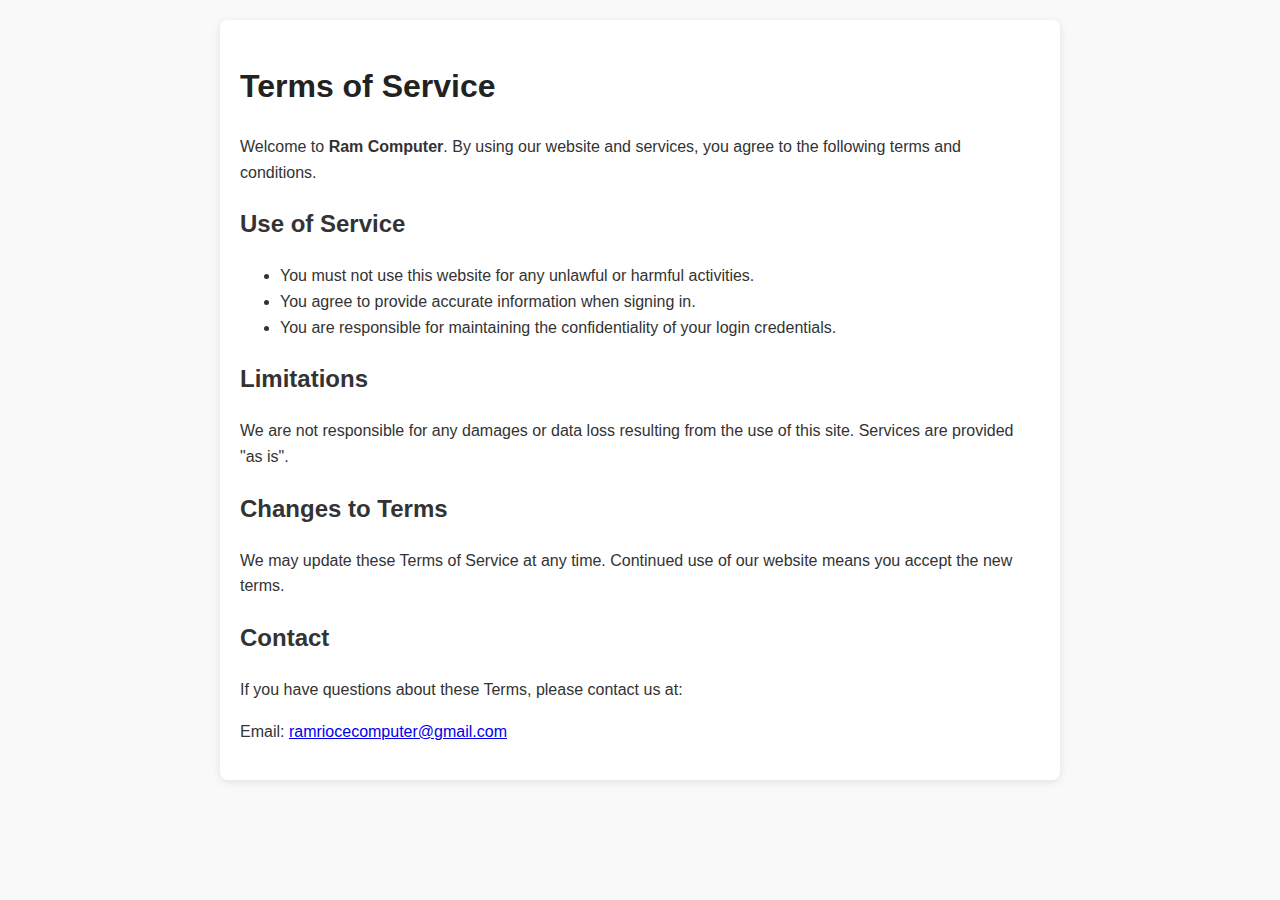
<file: tos.html>
<!DOCTYPE html>
<html lang="en">
<head>
  <meta charset="UTF-8">
  <meta name="viewport" content="width=device-width, initial-scale=1.0">
  <title>Terms of Service - Ram Computer</title>
  <style>
    body {
      font-family: Arial, sans-serif;
      line-height: 1.6;
      margin: 0;
      padding: 20px;
      background: #f9f9f9;
      color: #333;
    }
    h1 {
      color: #222;
    }
    .container {
      max-width: 800px;
      margin: auto;
      background: #fff;
      padding: 20px;
      border-radius: 8px;
      box-shadow: 0 2px 8px rgba(0,0,0,0.1);
    }
  </style>
</head>
<body>
  <div class="container">
    <h1>Terms of Service</h1>
    <p>Welcome to <strong>Ram Computer</strong>. By using our website and services, you agree to the following terms and conditions.</p>

    <h2>Use of Service</h2>
    <ul>
      <li>You must not use this website for any unlawful or harmful activities.</li>
      <li>You agree to provide accurate information when signing in.</li>
      <li>You are responsible for maintaining the confidentiality of your login credentials.</li>
    </ul>

    <h2>Limitations</h2>
    <p>We are not responsible for any damages or data loss resulting from the use of this site. Services are provided "as is".</p>

    <h2>Changes to Terms</h2>
    <p>We may update these Terms of Service at any time. Continued use of our website means you accept the new terms.</p>

    <h2>Contact</h2>
    <p>If you have questions about these Terms, please contact us at:</p>
    <p>Email: <a href="mailto: ramriocecomputer@gmail.com">ramriocecomputer@gmail.com</a></p>
  </div>
</body>
</html>
</file>
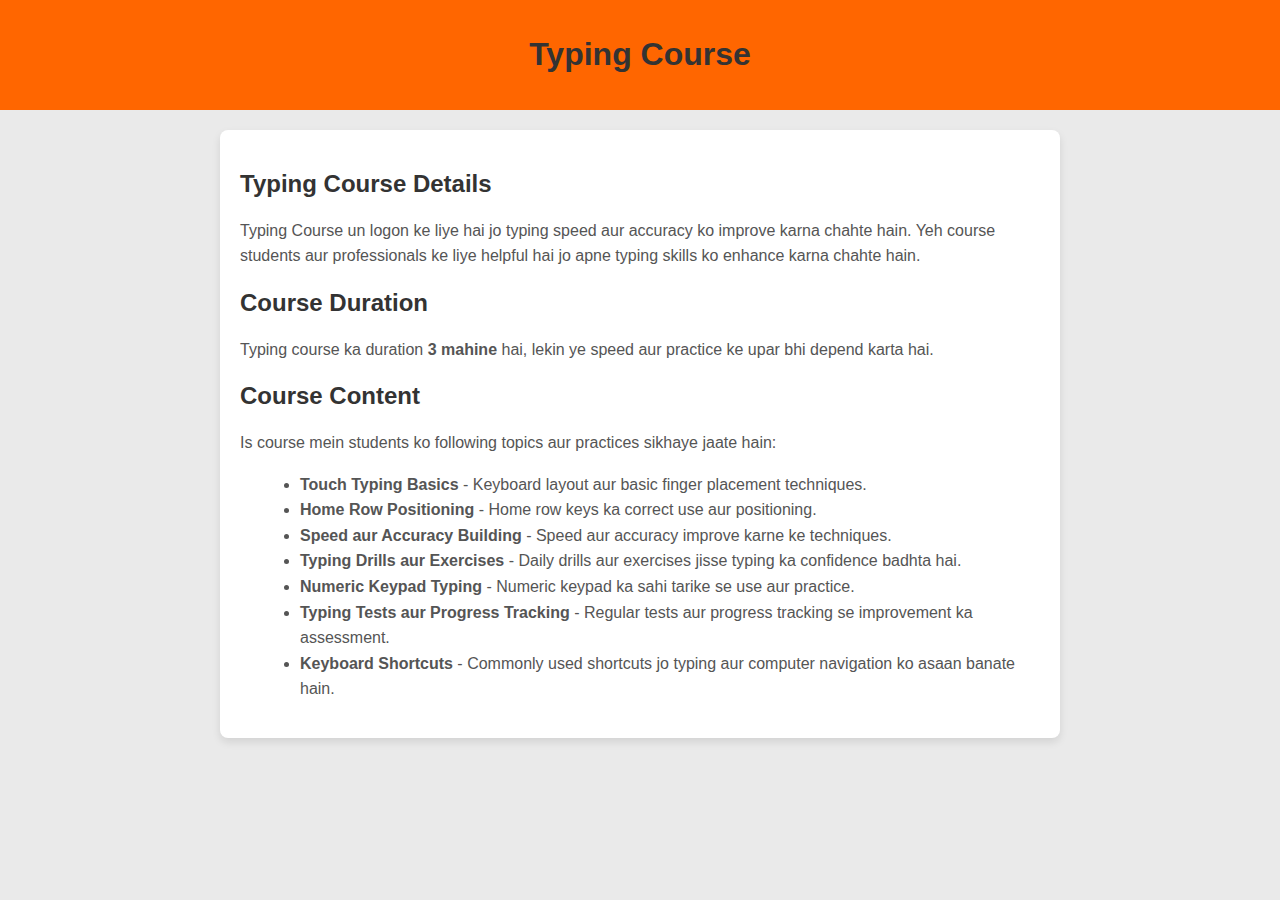
<file: TYPING.html>
<meta name='viewport' content='width=device-width, initial-scale=1'/><!DOCTYPE html>
<html lang="en">
<head>
    <meta charset="UTF-8">
    <meta name="viewport" content="width=device-width, initial-scale=1.0">
    <script src="script.js"></script>
    <title>Typing Course</title>
    <style>
        body {
            font-family: Arial, sans-serif;
            background-color: #eaeaea;
            margin: 0;
            padding: 0;
        }

        header {
            background-color: #ff6600;
            color: white;
            padding: 15px;
            text-align: center;
        }

        .container {
            max-width: 800px;
            margin: 20px auto;
            padding: 20px;
            background-color: #fff;
            box-shadow: 0 4px 8px rgba(0, 0, 0, 0.1);
            border-radius: 8px;
        }

        h1, h2 {
            color: #333;
        }

        p, li {
            color: #555;
            line-height: 1.6;
        }

        ul {
            list-style-type: disc;
            margin-left: 20px;
        }
    </style>
</head>
<body>

<header>
    <h1>Typing Course</h1>
</header>

<div class="container">
    <h2>Typing Course Details</h2>
    <p>Typing Course un logon ke liye hai jo typing speed aur accuracy ko improve karna chahte hain. Yeh course students aur professionals ke liye helpful hai jo apne typing skills ko enhance karna chahte hain.</p>

    <h2>Course Duration</h2>
    <p>Typing course ka duration <strong>3 mahine</strong> hai, lekin ye speed aur practice ke upar bhi depend karta hai.</p>

    <h2>Course Content</h2>
    <p>Is course mein students ko following topics aur practices sikhaye jaate hain:</p>
    <ul>
        <li><strong>Touch Typing Basics</strong> - Keyboard layout aur basic finger placement techniques.</li>
        <li><strong>Home Row Positioning</strong> - Home row keys ka correct use aur positioning.</li>
        <li><strong>Speed aur Accuracy Building</strong> - Speed aur accuracy improve karne ke techniques.</li>
        <li><strong>Typing Drills aur Exercises</strong> - Daily drills aur exercises jisse typing ka confidence badhta hai.</li>
        <li><strong>Numeric Keypad Typing</strong> - Numeric keypad ka sahi tarike se use aur practice.</li>
        <li><strong>Typing Tests aur Progress Tracking</strong> - Regular tests aur progress tracking se improvement ka assessment.</li>
        <li><strong>Keyboard Shortcuts</strong> - Commonly used shortcuts jo typing aur computer navigation ko asaan banate hain.</li>
    </ul>
</div>

</body>
</html>
</file>
<file: login-style.css>
:root {
  --bg: #0f0f0f;
  --card: #1a1a1f;
  --glass: rgba(255, 255, 255, 0.05);
  --border: #7b61ff;
  --accent: #9d7bff;
  --muted: #aaaaaa;
  --error: #f54a4a;
}

* {
  box-sizing: border-box;
  font-family: "Segoe UI", Arial, sans-serif;
}

html, body {
  height: 100%;
  margin: 0;
  background: var(--bg);
  color: #fff;
}

.wrap {
  min-height: 100vh;
  display: flex;
  align-items: center;
  justify-content: center;
  padding: 28px;
}

.card {
  width: min(850px, 95%);
  display: flex;
  flex-direction: column;
  gap: 20px;
  padding: 40px;
  border-radius: 16px;
  background: var(--card);
  border: 2px solid var(--border);
  box-shadow: 0 8px 25px rgba(0,0,0,0.6);
}

.card h1, 
.card h2 {
  margin: 0 0 12px;
  text-align: left;
}

.tabs {
  display: flex;
  gap: 10px;
  margin-bottom: 15px;
}

.tab {
  flex: 1;
  padding: 10px;
  border: none;
  border-radius: 8px;
  cursor: pointer;
  background: #222;
  color: #ccc;
  font-weight: bold;
  transition: 0.2s;
}
.tab.active {
  background: var(--accent);
  color: white;
}

.panel {
  display: none;
}
.panel.active {
  display: block;
}

.field {
  margin: 16px 0;
  display: flex;
  flex-direction: column;
}

input {
  padding: 12px 14px;
  border-radius: 25px;
  border: none;
  background: #333;
  color: white;
  font-size: 1rem;
}

input::placeholder {
  color: #888;
}

input:focus {
  outline: 2px solid var(--accent);
}

.btn {
  padding: 14px;
  border: none;
  border-radius: 25px;
  background: var(--accent);
  color: white;
  font-weight: bold;
  cursor: pointer;
  width: 100%;
  margin-top: 12px;
  transition: 0.2s ease;
}

.btn:hover {
  opacity: 0.9;
  transform: scale(1.02);
}

.error {
  color: var(--error);
  font-size: 0.85rem;
  margin-top: 2px;
}

.muted {
  color: var(--muted);
  font-size: 0.9rem;
}

a {
  color: var(--accent);
  font-weight: bold;
  text-decoration: none;
}
a:hover {
  text-decoration: underline;
}

.toast {
  position: fixed;
  top: 20px;
  right: 20px;
  padding: 12px 18px;
  background: #111;
  color: white;
  border-radius: 6px;
  font-size: .9rem;
  box-shadow: 0 2px 6px rgba(0,0,0,0.15);
}

.logo {
  position: absolute;
  top: 10px;
  left: 10px;
  width: 50px;
}
</file>
